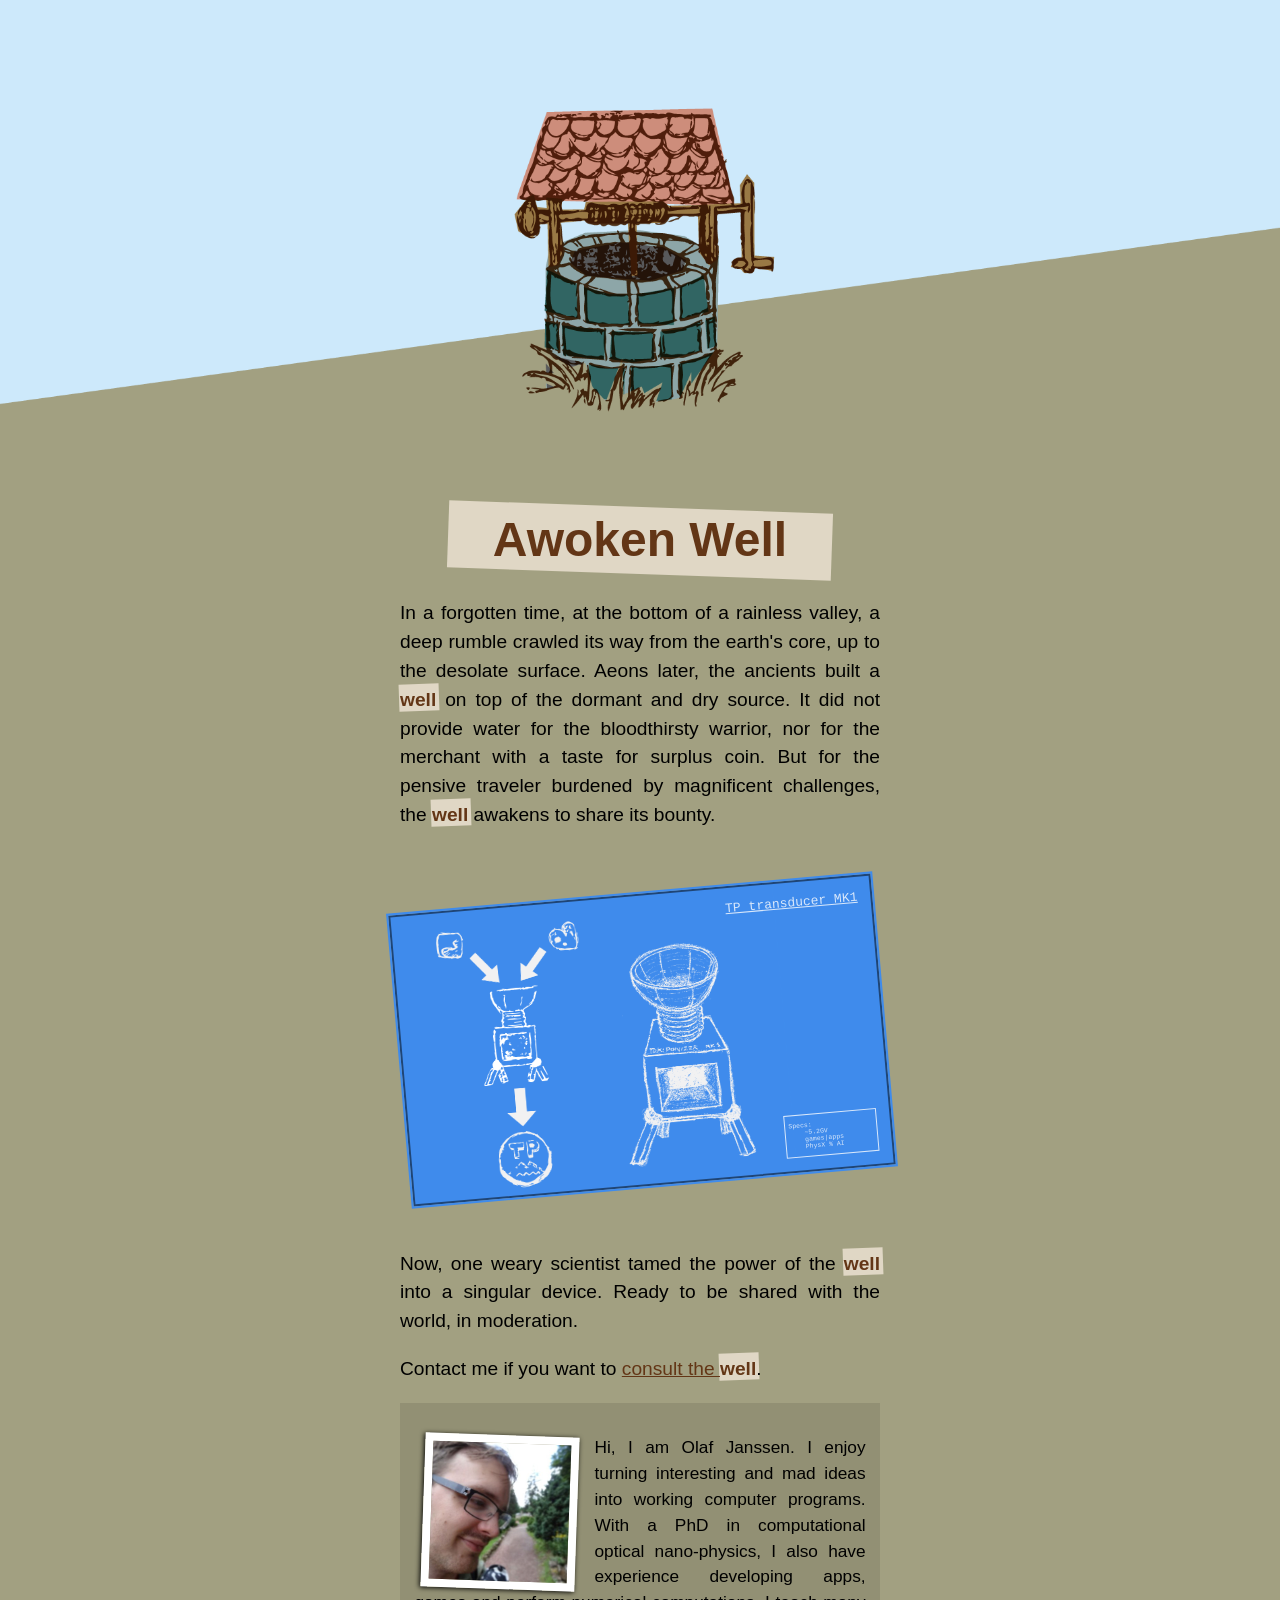
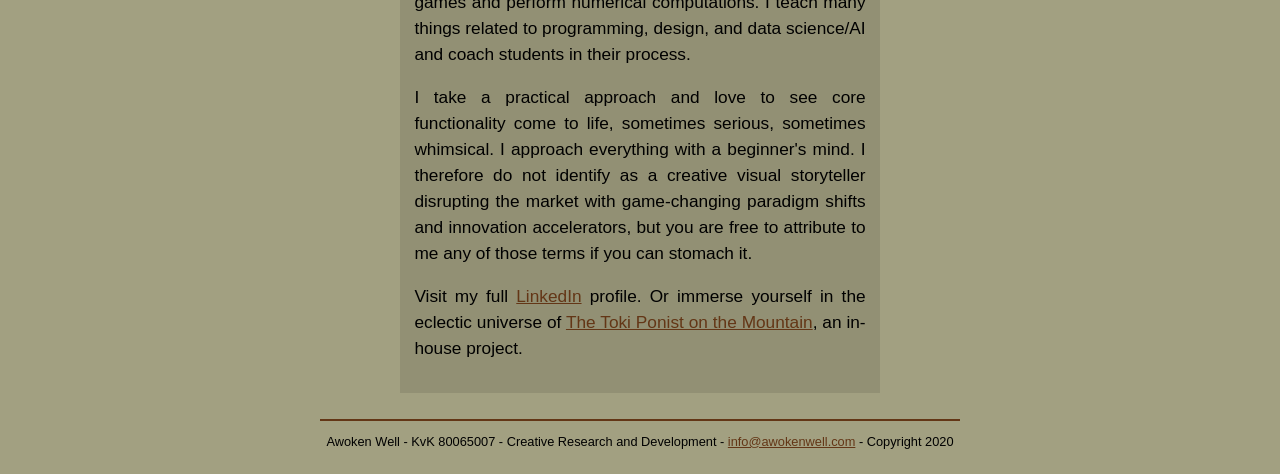
<file: index.html>
<!DOCTYPE html>
<html lang="en">

<head>
    <!-- Matomo -->
    <script type="text/javascript">
        var _paq = window._paq = window._paq || [];
        /* tracker methods like "setCustomDimension" should be called before "trackPageView" */
        _paq.push(['disableCookies']);
        _paq.push(['trackPageView']);
        _paq.push(['enableLinkTracking']);
        (function () {
            var u = "//awokenwell.com/matomo/";
            _paq.push(['setTrackerUrl', u + 'matomo.php']);
            _paq.push(['setSiteId', '1']);
            var d = document,
                g = d.createElement('script'),
                s = d.getElementsByTagName('script')[0];
            g.type = 'text/javascript';
            g.async = true;
            g.src = u + 'matomo.js';
            s.parentNode.insertBefore(g, s);
        })();
    </script>
    <!-- End Matomo Code -->


    <meta charset="UTF-8">
    <meta name="viewport" content="width=device-width, initial-scale=1.0">
    <title>Awoken Well - Creative Research and Development</title>
    <meta name="description" content="">
    <link rel="canonical" href="http://awokenwell.com" />

    <link rel="shortcut icon" type="image/png" href="/favicon.png" />
    <link rel="apple-touch-icon" href="/apple-touch-iphone.png" />
    <link href="css/site.css" rel="stylesheet" type="text/css">
</head>

<body>
    <div id="logo-container">
        <div class="well-logo"></div>
    </div>
    <main>
        <h1>Awoken Well</h1>
        <p>In a forgotten time, at the bottom of a rainless valley, a deep <span class="rumble">rumble</span> crawled
            its way from the earth's core,
            up to the desolate surface. Aeons later, the ancients built a <span class="well">well</span> on top of the
            dormant and dry source. It
            did not provide water for the bloodthirsty warrior, nor for the merchant with a taste for surplus coin. But
            for the
            pensive traveler burdened by magnificent challenges, the <span class="well">well</span> awakens to share
            its
            bounty.
        </p>

        <div class="blueprint">
            <h6>TP transducer MK1</h6>
            <div class="specs">
                <pre>Specs:
    ~5.2GV
    games|apps
    PhysX % AI</pre>
            </div>
        </div>

        <p>
            Now, one weary scientist tamed the power of the <span class="well">well</span> into a singular device.
            Ready to be shared with the world, in moderation.
        </p>

        <p>
            Contact me if you want to <a href="mailto:info@awokenwell.com">consult the <span
                    class="well">well</span></a>.
        </p>

        <div class="profile">
            <p><img src="img/profile.jpeg" alt="profile photo" id="profile-photo">
                Hi, I am Olaf Janssen. I enjoy turning interesting and mad ideas into working computer programs. With a
                PhD in computational optical nano-physics, I also have experience developing apps, games and perform
                numerical computations. I teach many things
                related to programming, design, and data science/AI and coach students in their process.</p>
            <p>I take a practical approach and love to see core functionality come to life, sometimes serious, sometimes
                whimsical. I approach everything with a beginner's mind. I therefore do not identify as a creative
                visual storyteller disrupting the market with game-changing paradigm shifts and innovation accelerators,
                but you are free to attribute to me any of those terms if you can stomach it. </p>
            <p>
                Visit my full <a target="_blank" href="https://www.linkedin.com/in/otajanssen">LinkedIn</a> profile.
                Or immerse yourself in the eclectic universe of <a target="_blank" href="https://ttpotm.com">The Toki
                    Ponist
                    on the Mountain</a>, an in-house project.
            </p>
        </div>

    </main>

    <footer>
        Awoken Well - KvK 80065007 - Creative Research and Development - <a
            href="mailto:info@awokenwell.com">info@awokenwell.com</a> -
        Copyright 2020
    </footer>
</body>

</html>
</file>
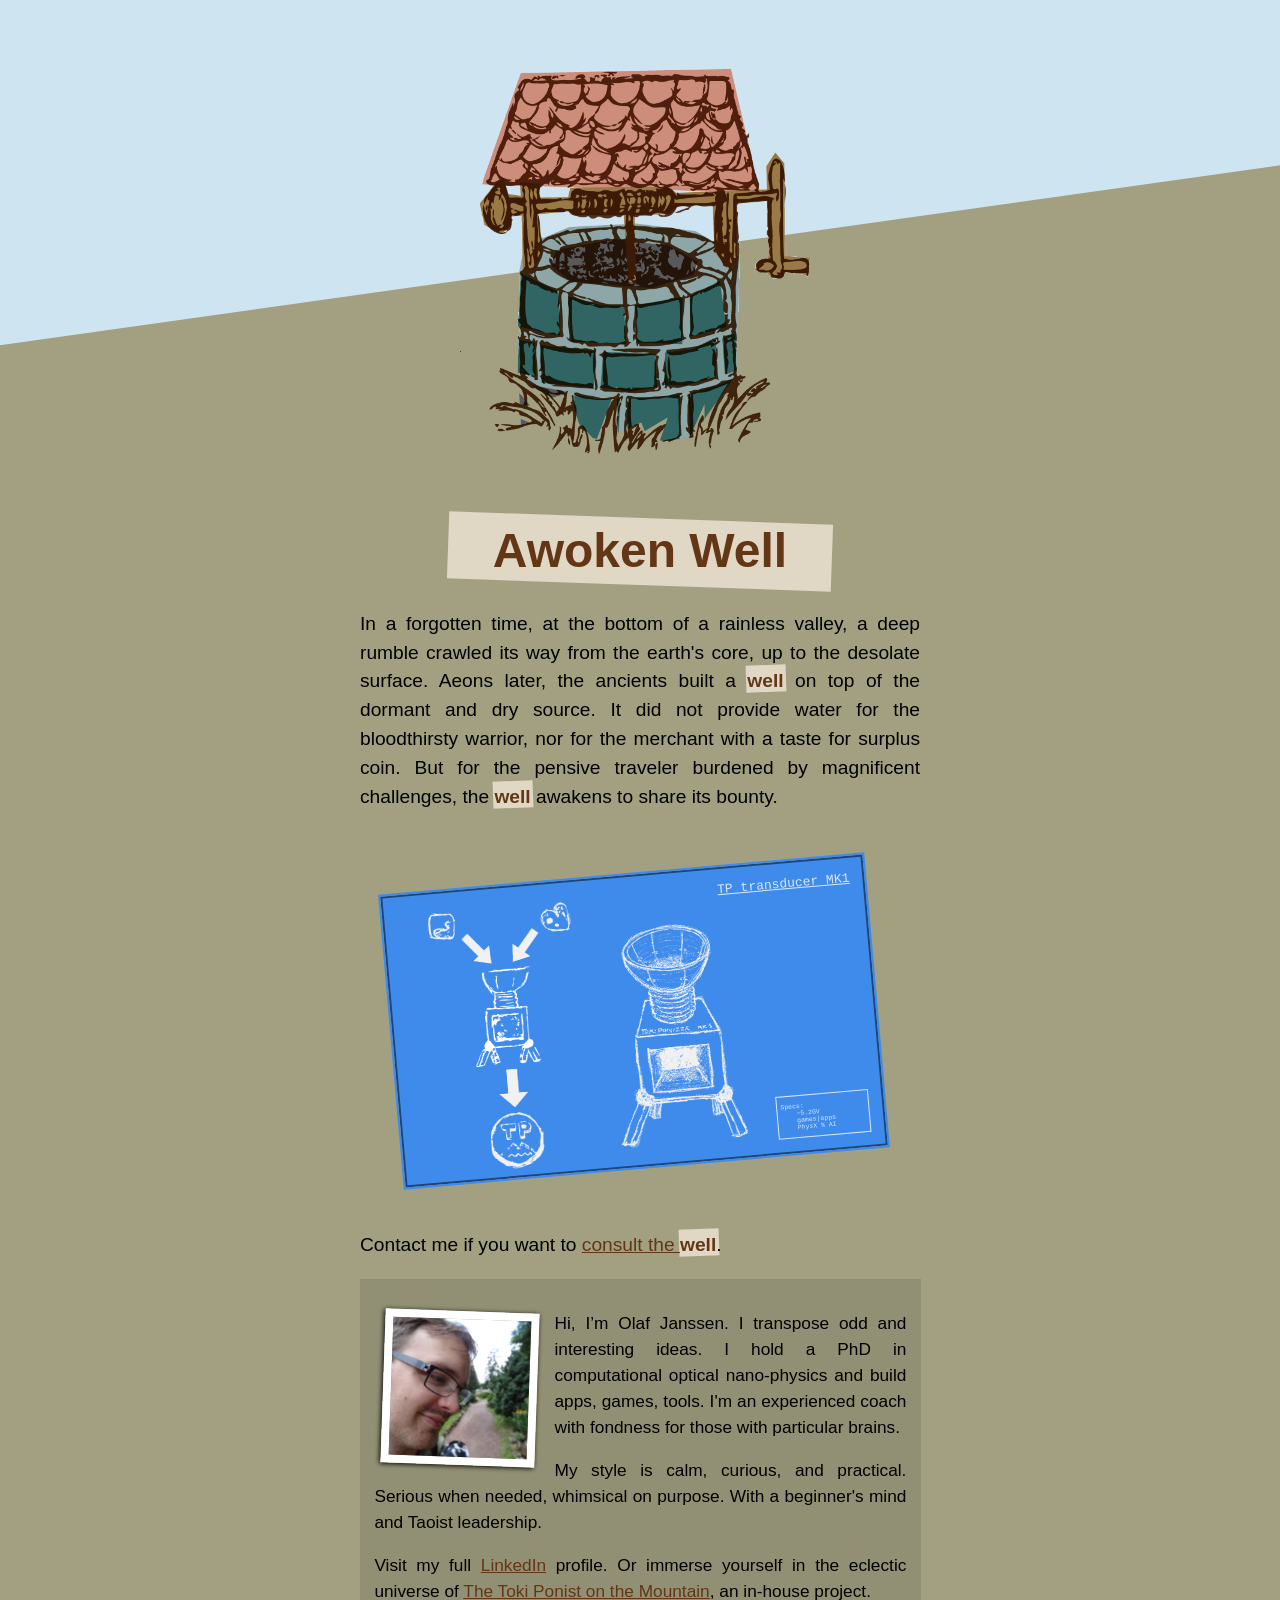
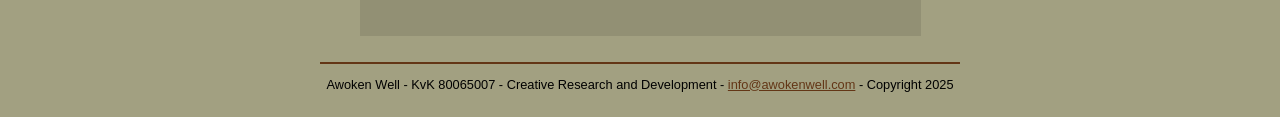
<file: docs/index.html>
<!DOCTYPE html>
<html lang="en">

<head>
    <!-- Matomo -->
    <script type="text/javascript">
        var _paq = window._paq = window._paq || [];
        /* tracker methods like "setCustomDimension" should be called before "trackPageView" */
        _paq.push(['disableCookies']);
        _paq.push(['trackPageView']);
        _paq.push(['enableLinkTracking']);
        (function () {
            var u = "//awokenwell.com/matomo/";
            _paq.push(['setTrackerUrl', u + 'matomo.php']);
            _paq.push(['setSiteId', '1']);
            var d = document,
                g = d.createElement('script'),
                s = d.getElementsByTagName('script')[0];
            g.type = 'text/javascript';
            g.async = true;
            g.src = u + 'matomo.js';
            s.parentNode.insertBefore(g, s);
        })();
    </script>
    <!-- End Matomo Code -->


    <meta charset="UTF-8">
    <meta name="viewport" content="width=device-width, initial-scale=1.0">
    <title>Awoken Well - Creative Research and Development</title>
    <meta name="description" content="Awoken Well — Creative R&D by Olaf Janssen. Apps, games, AI, physics, and practical prototyping to turn ideas into working software.">
    <link rel="canonical" href="https://awokenwell.com/" />

    <link rel="shortcut icon" type="image/png" href="/favicon.png" />
    <link rel="apple-touch-icon" href="/apple-touch-iphone.png" />
    <link href="css/site.css" rel="stylesheet" type="text/css">
</head>

<body>
    <div id="logo-container">
        <div class="well-logo"></div>
    </div>
    <main>
        <h1>Awoken Well</h1>
        <p>In a forgotten time, at the bottom of a rainless valley, a deep <span class="rumble">rumble</span> crawled
            its way from the earth's core,
            up to the desolate surface. Aeons later, the ancients built a <span class="well">well</span> on top of the
            dormant and dry source. It
            did not provide water for the bloodthirsty warrior, nor for the merchant with a taste for surplus coin. But
            for the
            pensive traveler burdened by magnificent challenges, the <span class="well">well</span> awakens to share
            its
            bounty.
        </p>

        <div class="blueprint">
            <h6>TP transducer MK1</h6>
            <div class="specs">
                <pre>Specs:
    ~5.2GV
    games|apps
    PhysX % AI</pre>
            </div>
        </div>

        <p>
            Contact me if you want to <a href="mailto:info@awokenwell.com">consult the <span
                    class="well">well</span></a>.
        </p>

        <div class="profile">
            <p><img src="img/profile.jpeg" alt="profile photo" id="profile-photo" loading="lazy">
                Hi, I’m Olaf Janssen. I transpose odd and interesting ideas. I 
                hold a PhD in computational optical nano‑physics and build apps, games, tools. I'm an experienced coach
                with fondness for those with particular brains.</p>
            
                <p>My style is calm, curious, and practical. Serious when needed, whimsical on purpose. With a beginner's mind and Taoist leadership.</p>
                
            <p>
                Visit my full <a target="_blank" href="https://www.linkedin.com/in/otajanssen" rel="noopener noreferrer">LinkedIn</a> profile.
                Or immerse yourself in the eclectic universe of <a target="_blank" href="https://ttpotm.com" rel="noopener noreferrer">The Toki
                    Ponist
                    on the Mountain</a>, an in-house project.
            </p>
        </div>

    </main>

    <footer>
        Awoken Well - KvK 80065007 - Creative Research and Development - <a
            href="mailto:info@awokenwell.com">info@awokenwell.com</a> -
        Copyright 2025
    </footer>
</body>

</html>
</file>
<file: css/site.css>
#logo-container {
    position: relative;
    display: block;
    height: 30em;
    width: 100%;
}

#logo-container>div {
    display: block;
    width: 100%;
    height: 100%;
    background-repeat: no-repeat;
    background-size: cover;
    background-position: center top;
    position: absolute;
    left: 0;
    top: 0;
}

body {
    margin: 0;
    padding: 0;
    background-color: #a2a081;
    font-family: Arial, Helvetica, sans-serif;
}

.well-logo {
    background-image: url(../img/well-wide.png);
}

h1 {
    font-size: 3em;
    color: #633616;
    font-weight: bold;
    position: relative;
    text-align: center;
}

h1::before {
    background-color: #e0d7c5;
    width: 8em;
    height: 1.4em;
    position: absolute;
    top: 0;
    left: 50%;
    content: "";
    z-index: -1;
    margin-left: -4em;
    transform: rotateZ(2deg);
    margin-top: -0.1em;
}

main {
    width: 30em;
    max-width: 90%;
    margin: 0 auto;
}

main p {
    line-height: 1.5em;
    font-size: 1.2em;
    text-align: justify;
}

.rumble {
    animation-name: rumble;
    animation-duration: 5s;
    animation-iteration-count: infinite;
    display: inline-block;
}

.well {
    color: #633616;
    position: relative;
    display: inline-block;
    font-weight: bold;
}

.well::before {
    background-color: #e0d7c5;
    width: 2.1em;
    height: 1.4em;
    position: absolute;
    top: 0;
    left: 50%;
    content: "";
    z-index: -1;
    margin-left: -1em;
    transform: rotateZ(-2deg);
    margin-top: -0.1em;
}

.blueprint {
    margin: 4em 0;
    background-image: url(../img/tp-machine.png);
    background-size: contain;
    background-position: left center;
    background-repeat: no-repeat;
    background-color: #3f8bec;
    width: 30em;
    height: 18em;
    outline: #3f8bec 2px solid;
    border: rgba(0, 0, 0, 0.5) 2px solid;
    transform: rotate(-5deg);
}

.blueprint h6 {
    opacity: 0.8;
    text-align: right;
    margin: 1em;
    color: white;
    font-family: monospace;
    font-weight: normal;
    text-decoration: underline;
    font-size: 1em;
}

.blueprint .specs {
    opacity: 0.8;
    width: 13em;
    font-size: 0.5em;
    border: 1px solid white;
    color: white;
    padding: 0 0.5em;
    position: absolute;
    bottom: 2em;
    right: 2em;
    font-family: monospace;
}

footer {
    border-top: #633616 2px solid;
    text-align: center;
    font-size: 0.8em;
    margin: 2em auto;
    padding-top: 1em;
    width: 50em;
    max-width: 100%;
}

.profile {
    background: rgba(0, 0, 0, 0.1);
    font-size: 0.9em;
    padding: 1em;
}

#profile-photo {
    box-shadow: -1px 1px 5px black;
    border: 0.5em solid white;
    transform: rotate(2deg);
    margin: 0 1em 0 0.5em;
    float: left;
    width: 8em;
}

#contact-button {
    width: 7em;
    height: 1.5em;
    line-height: 1.5em;
    font-size: 2em;
    background-color: rgb(197, 127, 113);
    color: white;
    text-align: center;
    margin: 1em auto;
    text-decoration: none;
}

a {
    color: #633616;
}

@media only screen and (max-width: 600px) {
    h1 {
        font-size: 2em;
    }

    main {
        overflow: hidden;
    }

    .blueprint {
        margin: 2em 1em;
        width: 19em;
        height: 10em;
    }
}

@keyframes rumble {
    0% {
        transform: translate(0, 0);
    }

    75% {
        transform: translate(2px, 1px);
    }

    77% {
        transform: translate(-1px, 0);
    }

    79% {
        transform: translate(1px, 2px);
    }

    81% {
        transform: translate(0, 0);
    }

    83% {
        transform: translate(3px, -1px);
    }

    85% {
        transform: translate(2px, 1px);
    }

    87% {
        transform: translate(-1px, 0);
    }

    89% {
        transform: translate(1px, 2px);
    }

    91% {
        transform: translate(0, 0);
    }

    93% {
        transform: translate(3px, -1px);
    }

    95% {
        transform: translate(0, 0);
    }
}
</file>
<file: docs/css/site.css>
#logo-container {
    position: relative;
    display: block;
    height: auto;
    width: 100%;
    aspect-ratio: 1900 / 728;
    background-color: #cfe4f1;
    overflow: hidden;
}

#logo-container>div {
    display: block;
    width: 100%;
    height: 100%;
    background-repeat: no-repeat;
    background-size: cover;
    background-position: center top;
    position: absolute;
    left: 0;
    top: 0;
    z-index: 1;
}

#logo-container::after {
    content: "";
    position: absolute;
    left: -10%;
    bottom: -15%;
    width: 160%;
    height: 70%;
    background: #a2a081;
    transform: rotate(-8deg);
    z-index: 0;
}

body {
    margin: 0;
    padding: 0;
    background-color: #a2a081;
    font-family: Arial, Helvetica, sans-serif;
}

.well-logo {
    background-image: url(../img/well-color-transparent.png);
}

#logo-container .well-logo {
    background-size: clamp(140px, 30vw, 420px) auto;
    background-position: center 68%;
}

h1 {
    font-size: 3em;
    color: #633616;
    font-weight: bold;
    position: relative;
    text-align: center;
}

h1::before {
    background-color: #e0d7c5;
    width: 8em;
    height: 1.4em;
    position: absolute;
    top: 0;
    left: 50%;
    content: "";
    z-index: -1;
    margin-left: -4em;
    transform: rotateZ(2deg);
    margin-top: -0.1em;
}

main {
    width: 35em;
    max-width: 90%;
    margin: 0 auto;
}

main p {
    line-height: 1.5em;
    font-size: 1.2em;
    text-align: justify;
}

.rumble {
    animation-name: rumble;
    animation-duration: 5s;
    animation-iteration-count: infinite;
    display: inline-block;
}

.well {
    color: #633616;
    position: relative;
    display: inline-block;
    font-weight: bold;
}

.well::before {
    background-color: #e0d7c5;
    width: 2.1em;
    height: 1.4em;
    position: absolute;
    top: 0;
    left: 50%;
    content: "";
    z-index: -1;
    margin-left: -1em;
    transform: rotateZ(-2deg);
    margin-top: -0.1em;
}

.blueprint {
    margin: 4em 2em;
    background-image: url(../img/tp-machine.png);
    background-size: contain;
    background-position: left center;
    background-repeat: no-repeat;
    background-color: #3f8bec;
    width: 30em;
    height: 18em;
    outline: #3f8bec 2px solid;
    border: rgba(0, 0, 0, 0.5) 2px solid;
    transform: rotate(-5deg);
}

.blueprint h6 {
    opacity: 0.8;
    text-align: right;
    margin: 1em;
    color: white;
    font-family: monospace;
    font-weight: normal;
    text-decoration: underline;
    font-size: 1em;
}

.blueprint .specs {
    opacity: 0.8;
    width: 13em;
    font-size: 0.5em;
    border: 1px solid white;
    color: white;
    padding: 0 0.5em;
    position: absolute;
    bottom: 2em;
    right: 2em;
    font-family: monospace;
}

footer {
    border-top: #633616 2px solid;
    text-align: center;
    font-size: 0.8em;
    margin: 2em auto;
    padding-top: 1em;
    width: 50em;
    max-width: 100%;
}

.profile {
    background: rgba(0, 0, 0, 0.1);
    font-size: 0.9em;
    padding: 1em;
    width: 60em;
    max-width: 95%;
    margin: 0 auto;
}

#profile-photo {
    box-shadow: -1px 1px 5px black;
    border: 0.5em solid white;
    transform: rotate(2deg);
    margin: 0 1em 0 0.5em;
    float: left;
    width: 8em;
}

#contact-button {
    width: 7em;
    height: 1.5em;
    line-height: 1.5em;
    font-size: 2em;
    background-color: rgb(197, 127, 113);
    color: white;
    text-align: center;
    margin: 1em auto;
    text-decoration: none;
}

a {
    color: #633616;
}

@media only screen and (max-width: 600px) {
    h1 {
        font-size: 2em;
    }

    main {
        overflow: hidden;
    }

    .blueprint {
        margin: 2em 1em;
        width: 19em;
        height: 10em;
    }
}

@keyframes rumble {
    0% {
        transform: translate(0, 0);
    }

    75% {
        transform: translate(2px, 1px);
    }

    77% {
        transform: translate(-1px, 0);
    }

    79% {
        transform: translate(1px, 2px);
    }

    81% {
        transform: translate(0, 0);
    }

    83% {
        transform: translate(3px, -1px);
    }

    85% {
        transform: translate(2px, 1px);
    }

    87% {
        transform: translate(-1px, 0);
    }

    89% {
        transform: translate(1px, 2px);
    }

    91% {
        transform: translate(0, 0);
    }

    93% {
        transform: translate(3px, -1px);
    }

    95% {
        transform: translate(0, 0);
    }
}

@media (prefers-reduced-motion: reduce) {
    .rumble {
        animation: none;
    }
}
</file>
